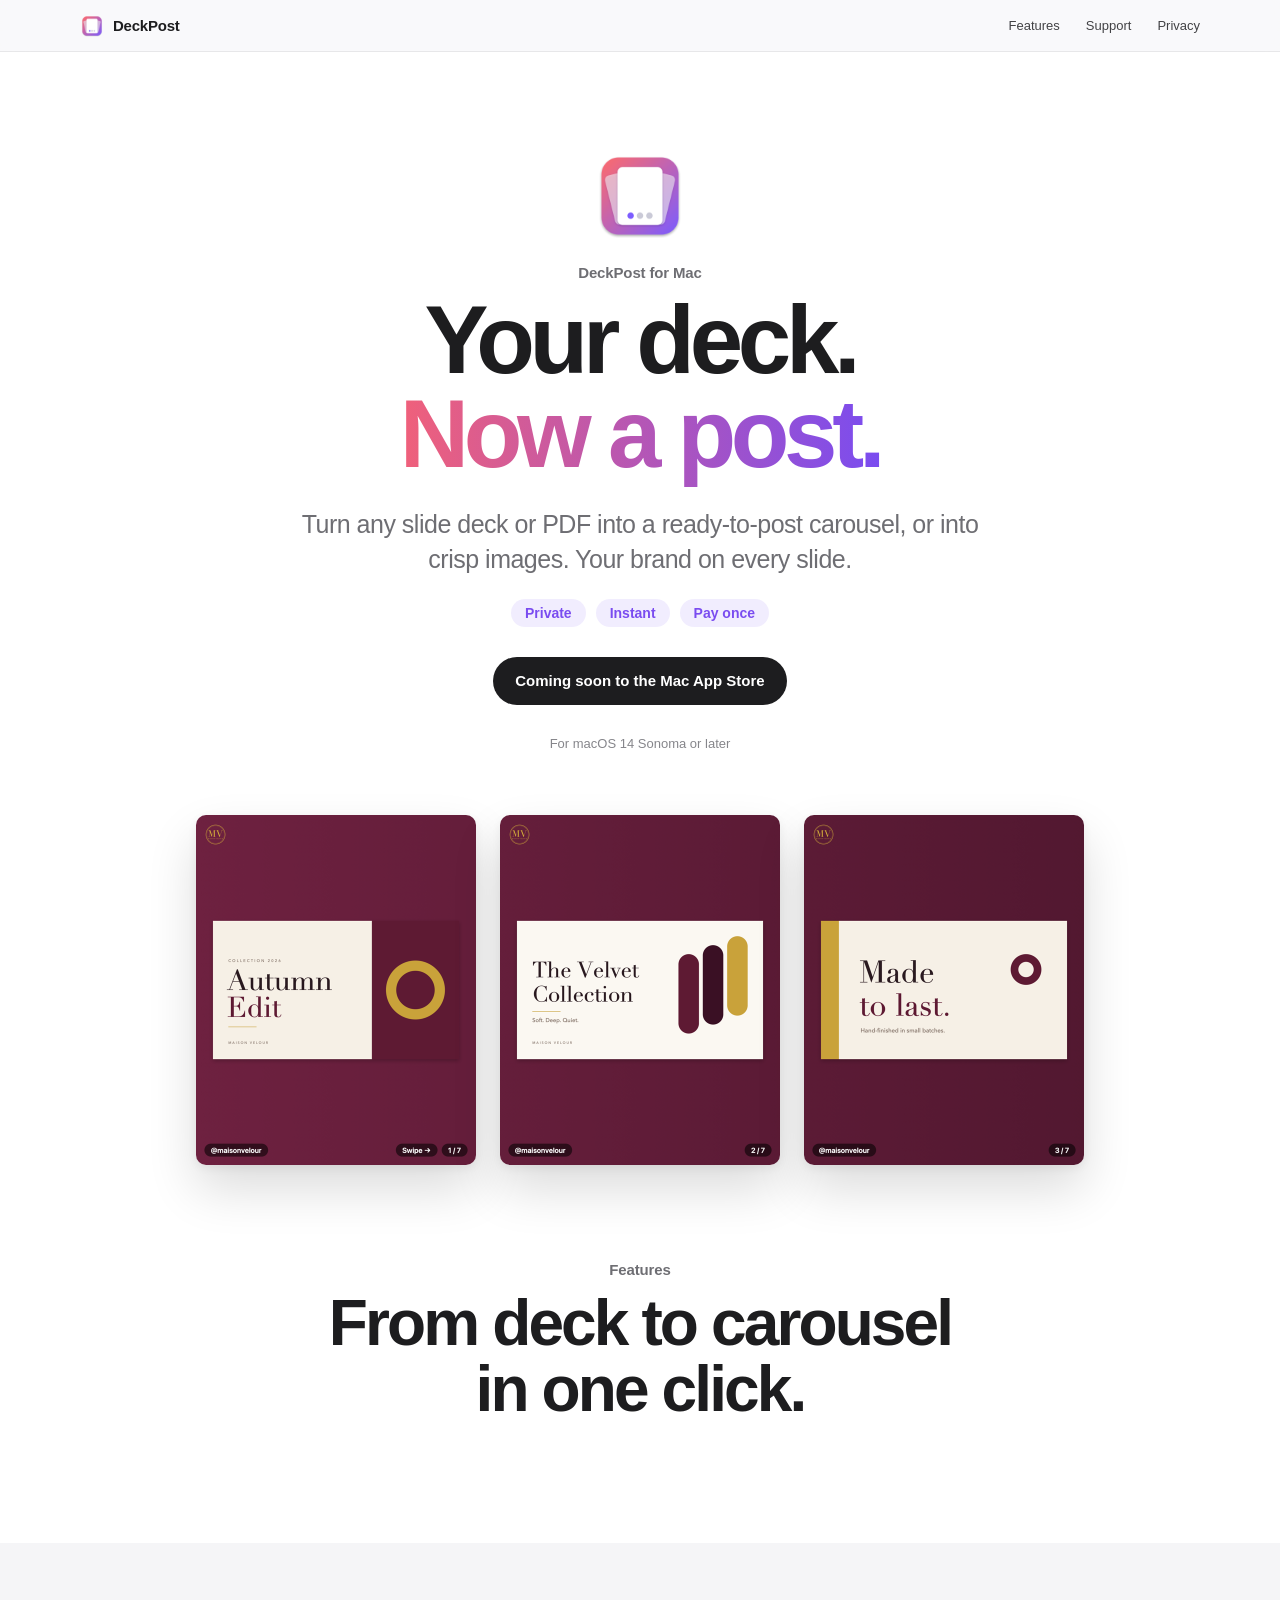
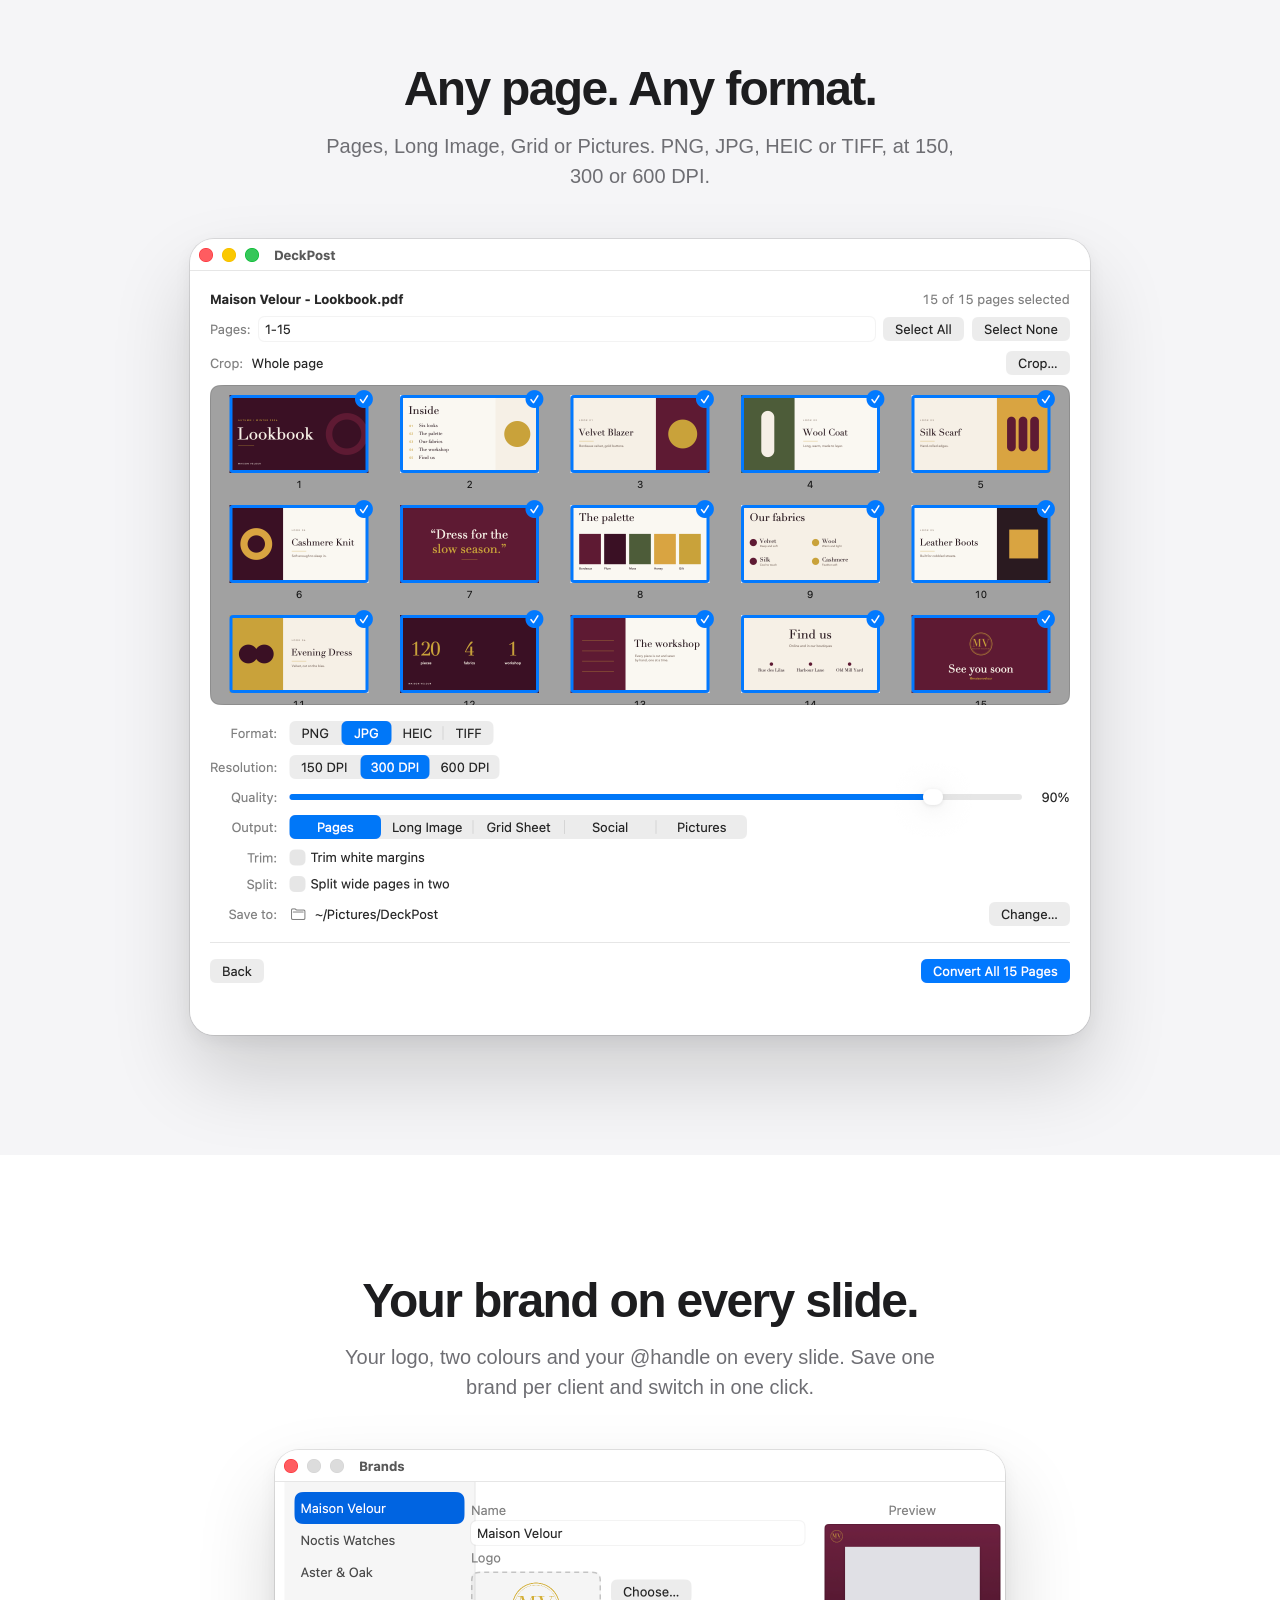
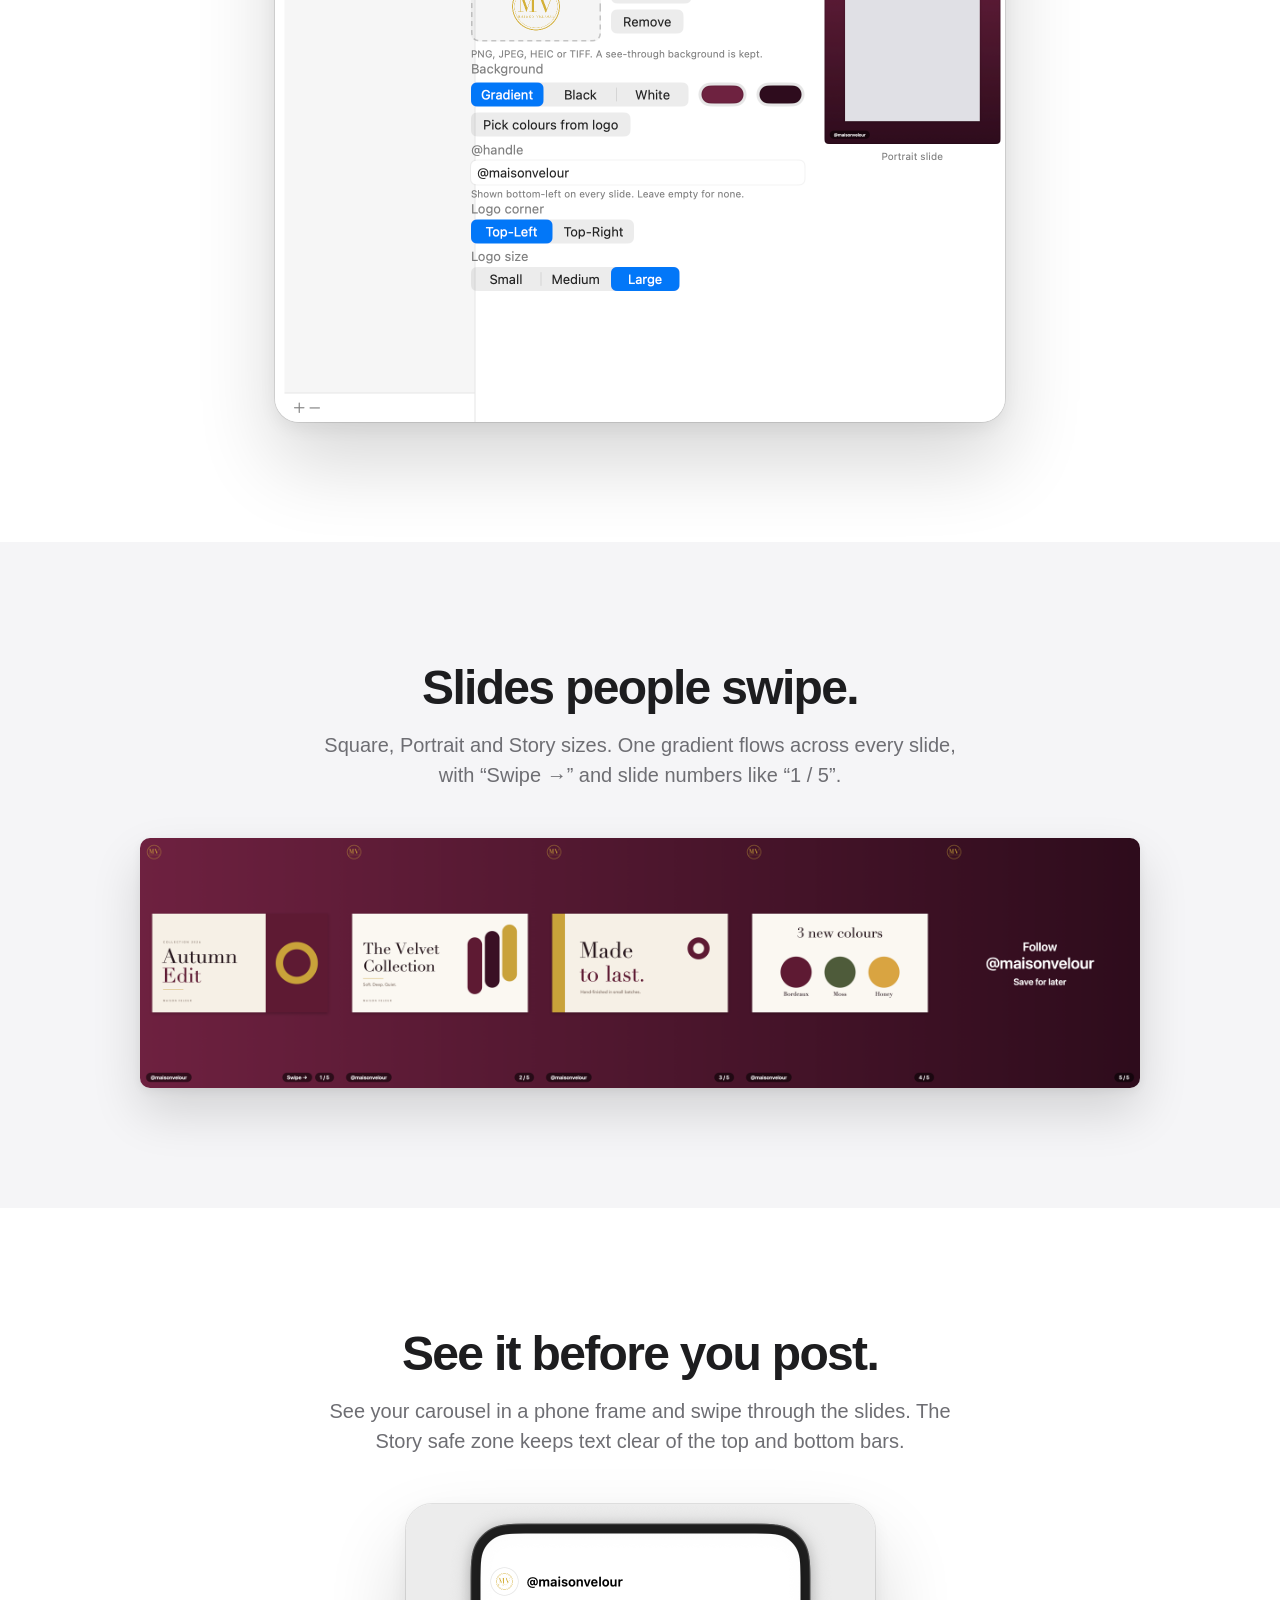
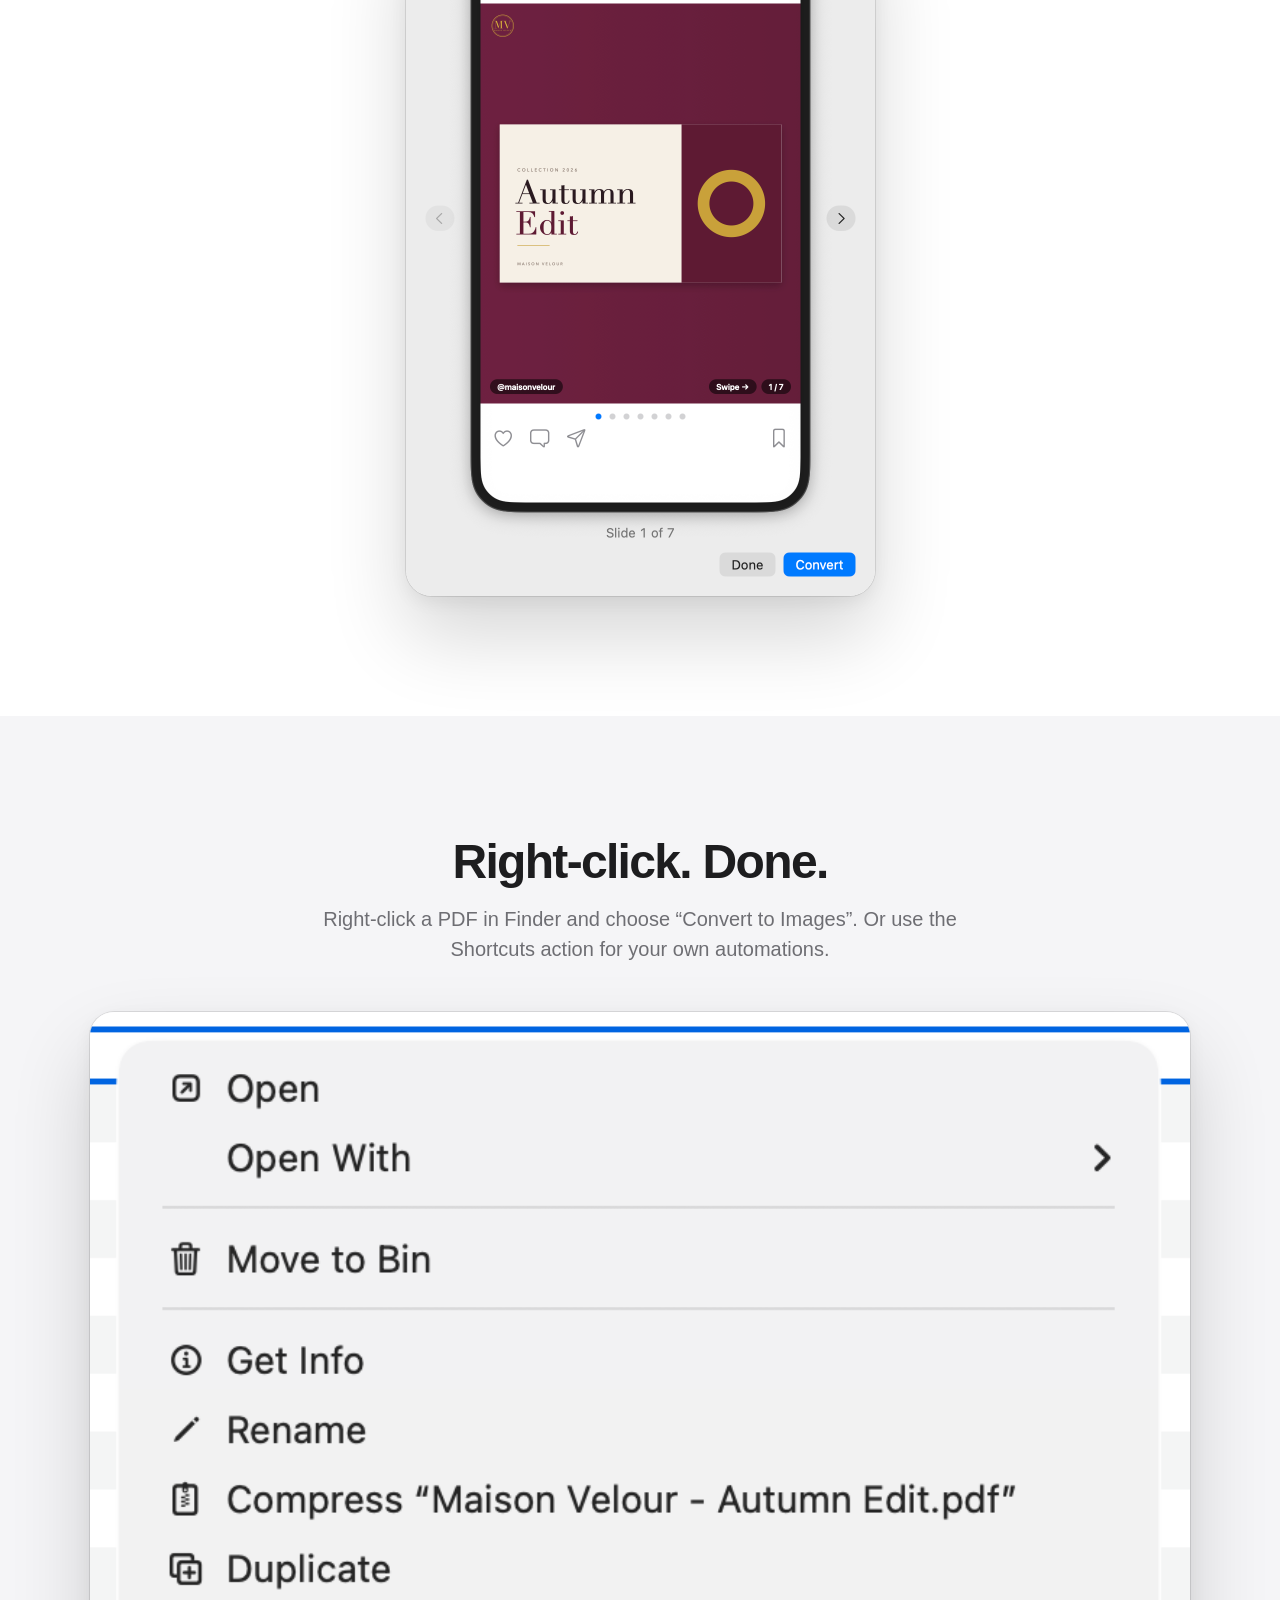
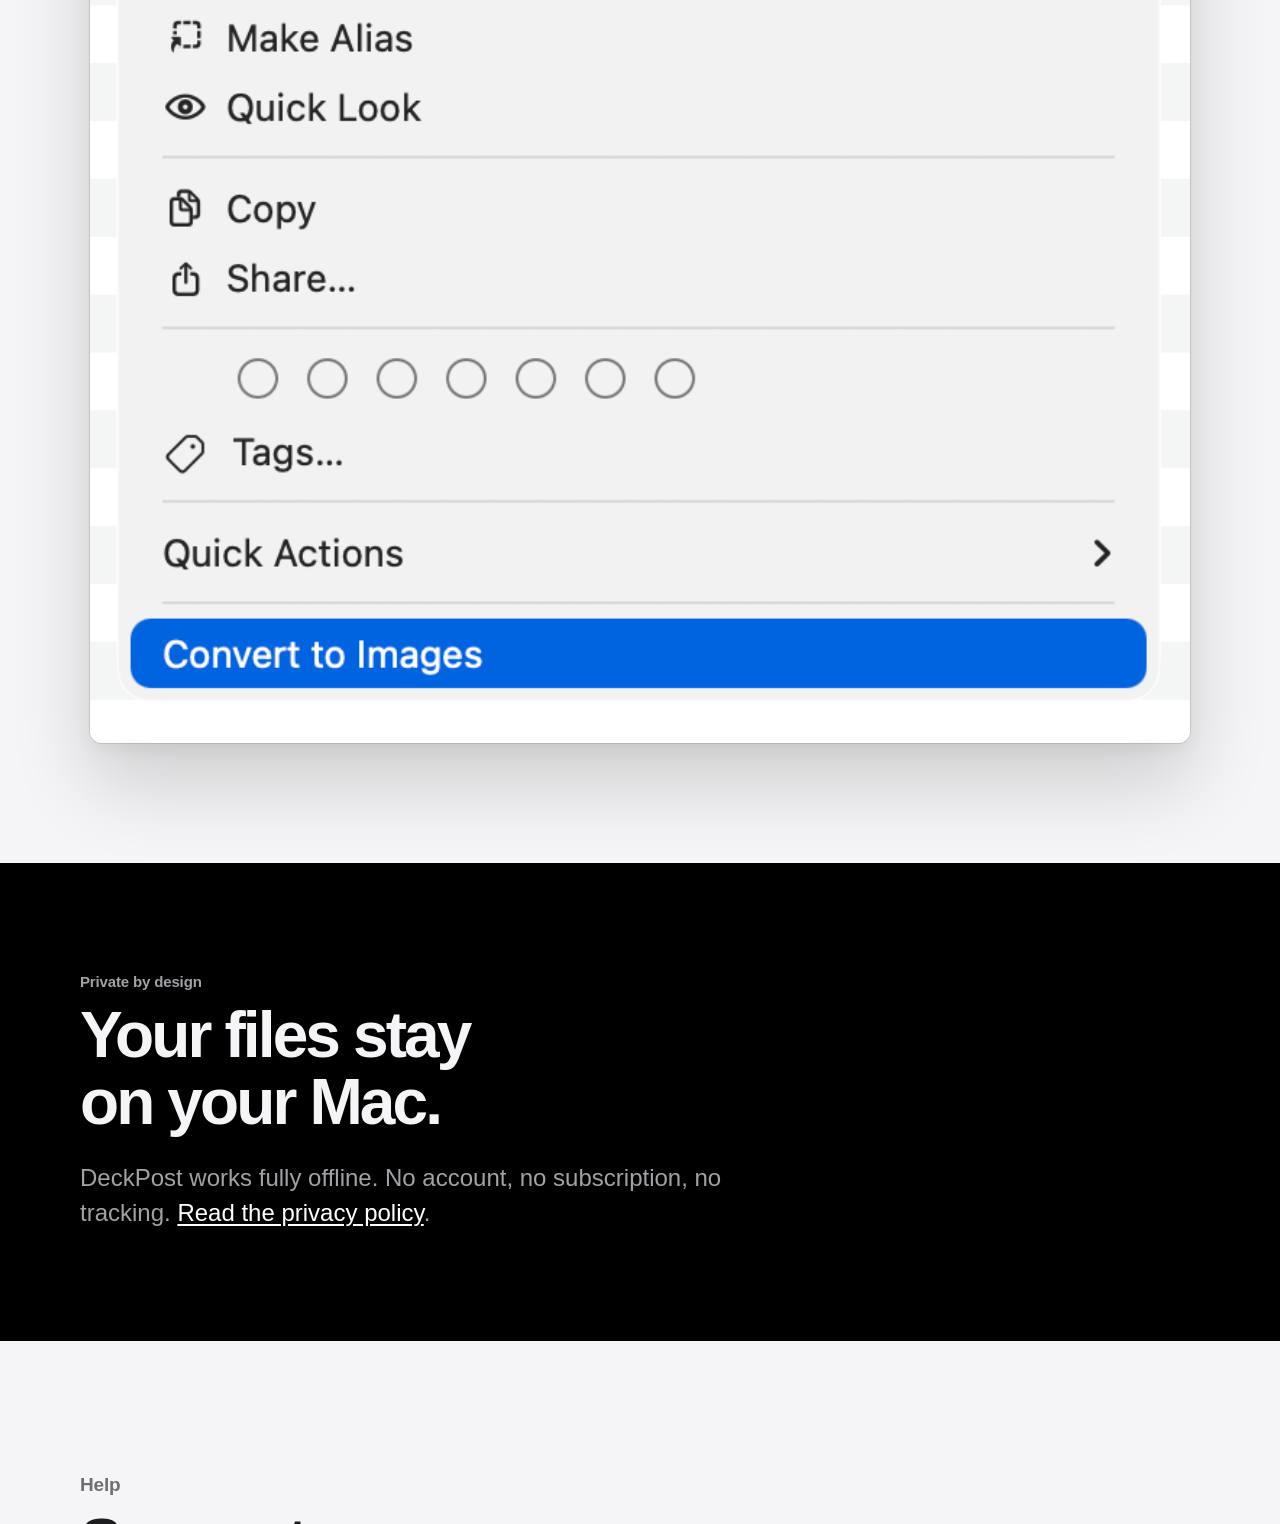
<file: index.html>
<!doctype html>
<html lang="en" class="no-js">
<head>
  <meta charset="utf-8" />
  <meta name="viewport" content="width=device-width, initial-scale=1" />
  <title>DeckPost — Your deck. Now a post.</title>
  <meta name="description" content="DeckPost for Mac turns any slide deck or PDF into a ready-to-post carousel, or into crisp images. Your brand on every slide. Private and offline. Pay once." />
  <link rel="canonical" href="https://deckpost.byarnav.com/" />
  <meta name="theme-color" content="#f5f5f7" />
  <meta property="og:type" content="website" />
  <meta property="og:site_name" content="DeckPost" />
  <meta property="og:title" content="DeckPost — Your deck. Now a post." />
  <meta property="og:description" content="Turn any slide deck or PDF into a ready-to-post carousel, or into crisp images. Private, instant, pay once." />
  <meta property="og:url" content="https://deckpost.byarnav.com/" />
  <meta property="og:image" content="https://deckpost.byarnav.com/assets/shots/og.png" />
  <meta property="og:image:width" content="1200" />
  <meta property="og:image:height" content="630" />
  <meta name="twitter:card" content="summary_large_image" />
  <meta name="twitter:title" content="DeckPost — Your deck. Now a post." />
  <meta name="twitter:description" content="Turn any slide deck or PDF into a ready-to-post carousel, or into crisp images. Private, instant, pay once." />
  <meta name="twitter:image" content="https://deckpost.byarnav.com/assets/shots/og.png" />
  <script type="application/ld+json">
  {
    "@context": "https://schema.org",
    "@type": "SoftwareApplication",
    "name": "DeckPost",
    "operatingSystem": "macOS",
    "applicationCategory": "DesignApplication",
    "description": "Turn any slide deck or PDF into a ready-to-post carousel, or into crisp images. Private and offline.",
    "author": { "@type": "Person", "name": "Arnav", "url": "https://byarnav.com" },
    "url": "https://deckpost.byarnav.com/"
  }
  </script>
  <link rel="icon" href="assets/favicon.png" type="image/png" />
  <link rel="apple-touch-icon" href="assets/apple-touch-icon.png" />
  <link rel="stylesheet" href="styles.css" />
</head>
<body>
  <header class="site-header">
    <div class="nav-shell">
      <a class="brand" href="index.html" aria-label="DeckPost home">
        <img src="assets/favicon.png" alt="" width="24" height="24" />
        <span>DeckPost</span>
      </a>
      <nav class="nav-links" aria-label="Main">
        <a href="#features">Features</a>
        <a href="#support">Support</a>
        <a href="privacy.html">Privacy</a>
      </nav>
    </div>
  </header>

  <main id="top">
    <section class="hero">
     <div class="section-shell">
      <div class="hero-copy">
        <img class="app-icon" src="assets/app-icon.png" alt="DeckPost app icon" width="96" height="96" />
        <p class="product-label">DeckPost for Mac</p>
        <h1>Your deck.<br><span>Now a post.</span></h1>
        <p class="hero-lede">Turn any slide deck or PDF into a ready-to-post carousel, or into crisp images. Your brand on every slide.</p>
        <ul class="hero-points" aria-label="Highlights">
          <li>Private</li>
          <li>Instant</li>
          <li>Pay once</li>
        </ul>
        <!-- At launch, swap this label for a link: <a class="store-badge" href="https://apps.apple.com/app/id6835898469">Get it on the Mac App Store</a> -->
        <p class="store-badge">Coming soon to the Mac App Store</p>
        <p class="compatibility">For macOS 14 Sonoma or later</p>
      </div>
      <div class="hero-slides">
        <img src="assets/shots/hero-slide-1.png" alt="Carousel slide 1: Autumn Edit, with logo, handle and Swipe hint" width="280" height="350" />
        <img src="assets/shots/hero-slide-2.png" alt="Carousel slide 2: The Velvet Collection" width="280" height="350" />
        <img src="assets/shots/hero-slide-3.png" alt="Carousel slide 3: Made to last" width="280" height="350" />
      </div>
     </div>
    </section>

    <section class="features-intro" id="features">
      <div class="section-shell section-heading reveal">
        <p class="section-eyebrow">Features</p>
        <h2>From deck to carousel<br>in one click.</h2>
      </div>
    </section>

    <section class="feature-row">
      <div class="section-shell">
        <div class="feature-copy reveal">
          <h2>Any page. Any format.</h2>
          <p>Pages, Long Image, Grid or Pictures. PNG, JPG, HEIC or TIFF, at 150, 300 or 600 DPI.</p>
        </div>
        <div class="feature-media reveal">
          <img class="shot window" src="assets/shots/window-pages.png" alt="DeckPost window with fifteen pages selected and output set to Pages" width="900" height="796" loading="lazy" />
        </div>
      </div>
    </section>

    <section class="feature-row">
      <div class="section-shell">
        <div class="feature-copy reveal">
          <h2>Your brand on every slide.</h2>
          <p>Your logo, two colours and your @handle on every slide. Save one brand per client and switch in one click.</p>
        </div>
        <div class="feature-media reveal">
          <img class="shot window" src="assets/shots/brands-window.png" alt="Brands window with logo, colours and handle" width="730" height="572" loading="lazy" />
        </div>
      </div>
    </section>

    <section class="feature-row">
      <div class="section-shell">
        <div class="feature-copy reveal">
          <h2>Slides people swipe.</h2>
          <p>Square, Portrait and Story sizes. One gradient flows across every slide, with “Swipe →” and slide numbers like “1 / 5”.</p>
        </div>
        <div class="feature-media reveal">
          <div class="strip-scroll" role="region" tabindex="0" aria-label="Carousel strip, scroll sideways">
            <div class="strip-track">
              <span class="snap"></span><span class="snap"></span><span class="snap"></span><span class="snap"></span><span class="snap"></span>
              <img class="strip" src="assets/shots/swipe-strip.png" alt="Five carousel slides side by side, one gradient flowing across all of them" width="1120" height="280" loading="lazy" />
            </div>
          </div>
        </div>
      </div>
    </section>

    <section class="feature-row">
      <div class="section-shell">
        <div class="feature-copy reveal">
          <h2>See it before you post.</h2>
          <p>See your carousel in a phone frame and swipe through the slides. The Story safe zone keeps text clear of the top and bottom bars.</p>
        </div>
        <div class="feature-media reveal">
          <img class="shot sheet" src="assets/shots/preview-sheet.png" alt="Carousel preview in a phone frame, slide 1 of 7" width="469" height="692" loading="lazy" />
        </div>
      </div>
    </section>

    <section class="feature-row">
      <div class="section-shell">
        <div class="feature-copy reveal">
          <h2>Right-click. Done.</h2>
          <p>Right-click a PDF in Finder and choose “Convert to Images”. Or use the Shortcuts action for your own automations.</p>
        </div>
        <div class="feature-media reveal">
          <picture>
            <source media="(max-width: 680px)" srcset="assets/shots/finder-menu-phone.png" width="380" height="460" />
            <img class="shot window finder" src="assets/shots/finder-menu.png" alt="Finder right-click menu with Convert to Images" width="1100" height="525" loading="lazy" />
          </picture>
        </div>
      </div>
    </section>

    <section class="private-band">
      <div class="section-shell private-inner reveal">
        <p class="section-eyebrow light">Private by design</p>
        <h2>Your files stay<br>on your Mac.</h2>
        <p>DeckPost works fully offline. No account, no subscription, no tracking. <a href="privacy.html">Read the privacy policy</a>.</p>
      </div>
    </section>

    <section class="support section-shell" id="support">
      <div class="support-heading">
        <p class="section-eyebrow">Help</p>
        <h2>Support</h2>
        <p>Questions, bugs or ideas? Email <a class="mail-link" href="mailto:support@byarnav.com?subject=DeckPost">support@byarnav.com</a>. Please write “DeckPost” in the subject.</p>
      </div>

      <div class="faq">
        <article class="faq-item">
          <h3>Does it work offline?</h3>
          <p>Yes, fully. DeckPost never connects to the internet. Everything happens on your Mac.</p>
        </article>
        <article class="faq-item">
          <h3>Do I need an account or subscription?</h3>
          <p>No. There is no account and no subscription. You pay once.</p>
        </article>
        <article class="faq-item">
          <h3>Which formats can it make?</h3>
          <p>PNG, JPG, HEIC and TIFF, at 150, 300 or 600 DPI.</p>
        </article>
        <article class="faq-item">
          <h3>How do I use it from Finder?</h3>
          <p>Right-click a PDF in Finder and choose “Convert to Images”. It uses the settings you picked in the app.</p>
        </article>
        <article class="faq-item">
          <h3>Where are my brand logos stored?</h3>
          <p>Only on your Mac. DeckPost keeps its own copy of each logo, and it never leaves your computer.</p>
        </article>
        <article class="faq-item">
          <h3>Which macOS do I need?</h3>
          <p>macOS 14 Sonoma or later.</p>
        </article>
      </div>
    </section>
  </main>

  <footer class="site-footer">
    <div class="section-shell footer-content">
      <p>DeckPost · by <a href="https://byarnav.com">Arnav</a></p>
      <div class="footer-links">
        <a href="#support">Support</a>
        <a href="privacy.html">Privacy</a>
        <a href="mailto:support@byarnav.com?subject=DeckPost">support@byarnav.com</a>
      </div>
    </div>
  </footer>

  <script src="script.js"></script>
</body>
</html>
</file>
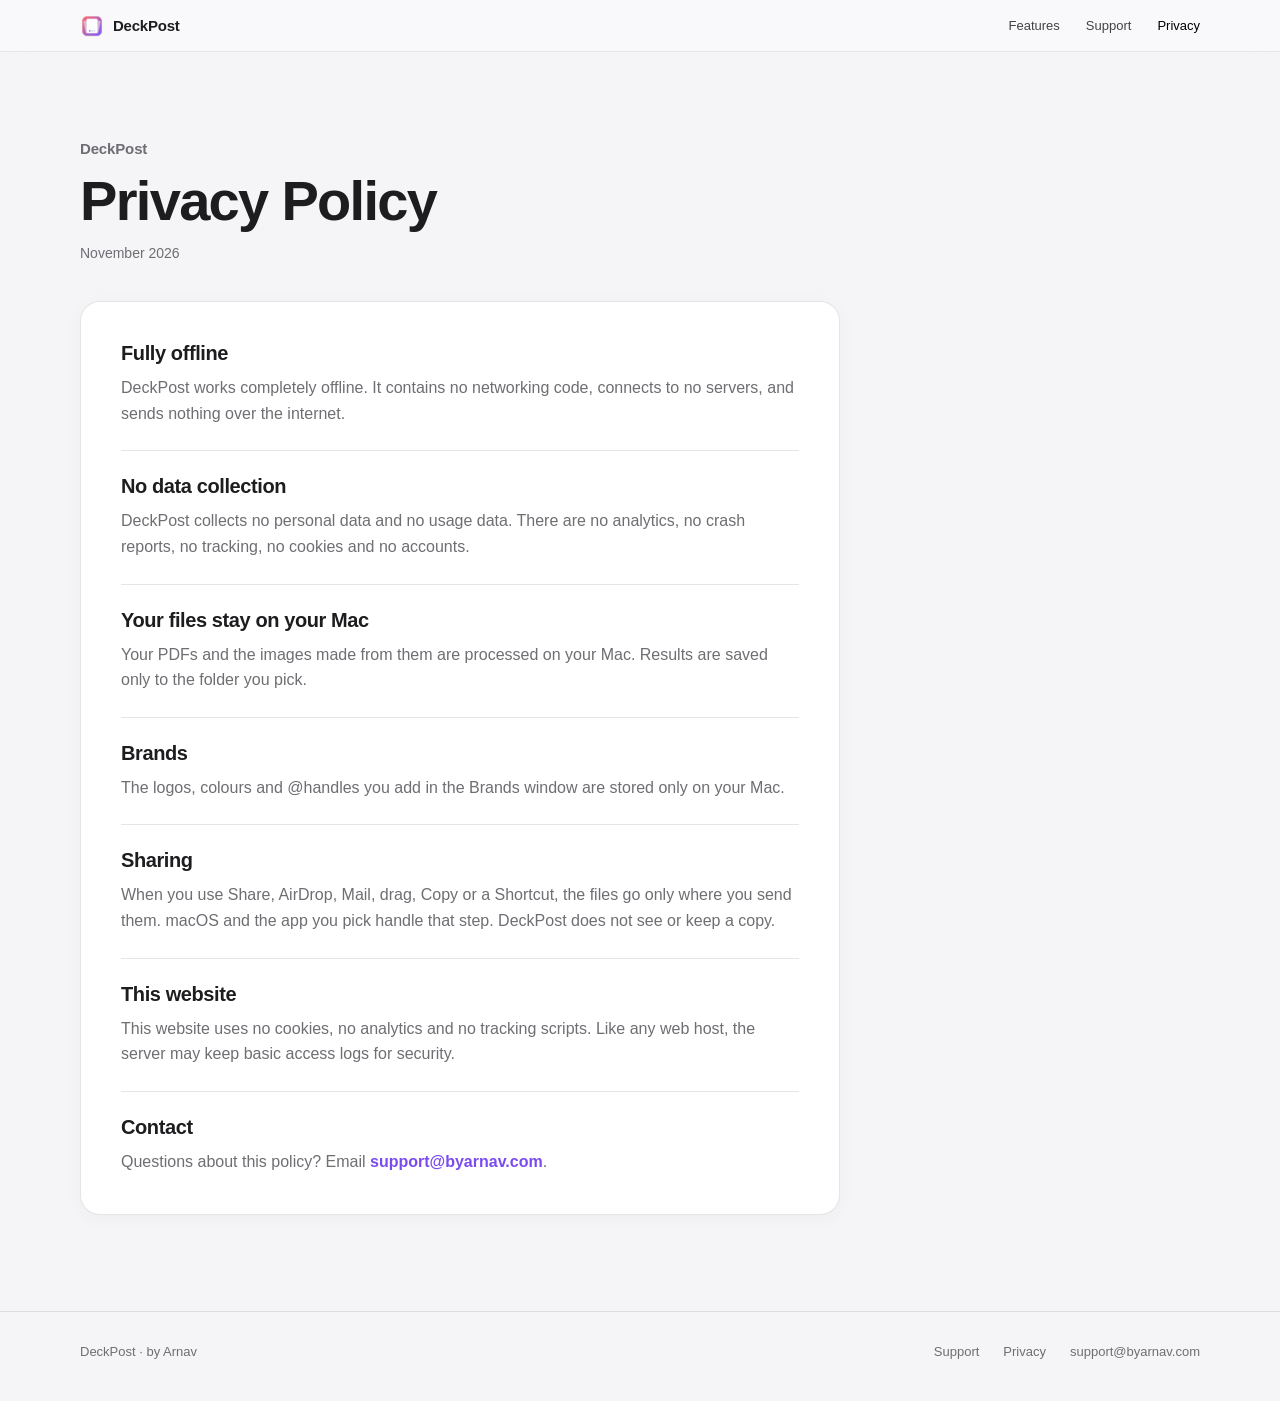
<file: privacy.html>
<!doctype html>
<html lang="en">
<head>
  <meta charset="utf-8" />
  <meta name="viewport" content="width=device-width, initial-scale=1" />
  <title>Privacy Policy — DeckPost</title>
  <meta name="description" content="Privacy Policy for DeckPost for Mac. The app works fully offline and collects no data." />
  <link rel="canonical" href="https://deckpost.byarnav.com/privacy.html" />
  <meta name="theme-color" content="#f5f5f7" />
  <meta property="og:type" content="website" />
  <meta property="og:site_name" content="DeckPost" />
  <meta property="og:title" content="Privacy Policy — DeckPost" />
  <meta property="og:description" content="DeckPost works fully offline and collects no data." />
  <meta property="og:url" content="https://deckpost.byarnav.com/privacy.html" />
  <link rel="icon" href="assets/favicon.png" type="image/png" />
  <link rel="apple-touch-icon" href="assets/apple-touch-icon.png" />
  <link rel="stylesheet" href="styles.css" />
</head>
<body>
  <header class="site-header">
    <div class="nav-shell">
      <a class="brand" href="index.html" aria-label="DeckPost home">
        <img src="assets/favicon.png" alt="" width="24" height="24" />
        <span>DeckPost</span>
      </a>
      <nav class="nav-links" aria-label="Main">
        <a href="index.html#features">Features</a>
        <a href="index.html#support">Support</a>
        <a href="privacy.html" aria-current="page">Privacy</a>
      </nav>
    </div>
  </header>

  <main>
    <section class="page-hero section-shell">
      <div class="page-header">
        <p class="product-label">DeckPost</p>
        <h1>Privacy Policy</h1>
        <p class="page-date">November 2026</p>
      </div>

      <div class="page-card">
        <div class="page-block">
          <h2>Fully offline</h2>
          <p>DeckPost works completely offline. It contains no networking code, connects to no servers, and sends nothing over the internet.</p>
        </div>

        <div class="page-block">
          <h2>No data collection</h2>
          <p>DeckPost collects no personal data and no usage data. There are no analytics, no crash reports, no tracking, no cookies and no accounts.</p>
        </div>

        <div class="page-block">
          <h2>Your files stay on your Mac</h2>
          <p>Your PDFs and the images made from them are processed on your Mac. Results are saved only to the folder you pick.</p>
        </div>

        <div class="page-block">
          <h2>Brands</h2>
          <p>The logos, colours and @handles you add in the Brands window are stored only on your Mac.</p>
        </div>

        <div class="page-block">
          <h2>Sharing</h2>
          <p>When you use Share, AirDrop, Mail, drag, Copy or a Shortcut, the files go only where you send them. macOS and the app you pick handle that step. DeckPost does not see or keep a copy.</p>
        </div>

        <div class="page-block">
          <h2>This website</h2>
          <p>This website uses no cookies, no analytics and no tracking scripts. Like any web host, the server may keep basic access logs for security.</p>
        </div>

        <div class="page-block">
          <h2>Contact</h2>
          <p>Questions about this policy? Email <a class="mail-link" href="mailto:support@byarnav.com?subject=DeckPost">support@byarnav.com</a>.</p>
        </div>
      </div>
    </section>
  </main>

  <footer class="site-footer">
    <div class="section-shell footer-content">
      <p>DeckPost · by <a href="https://byarnav.com">Arnav</a></p>
      <div class="footer-links">
        <a href="index.html#support">Support</a>
        <a href="privacy.html">Privacy</a>
        <a href="mailto:support@byarnav.com?subject=DeckPost">support@byarnav.com</a>
      </div>
    </div>
  </footer>
</body>
</html>
</file>
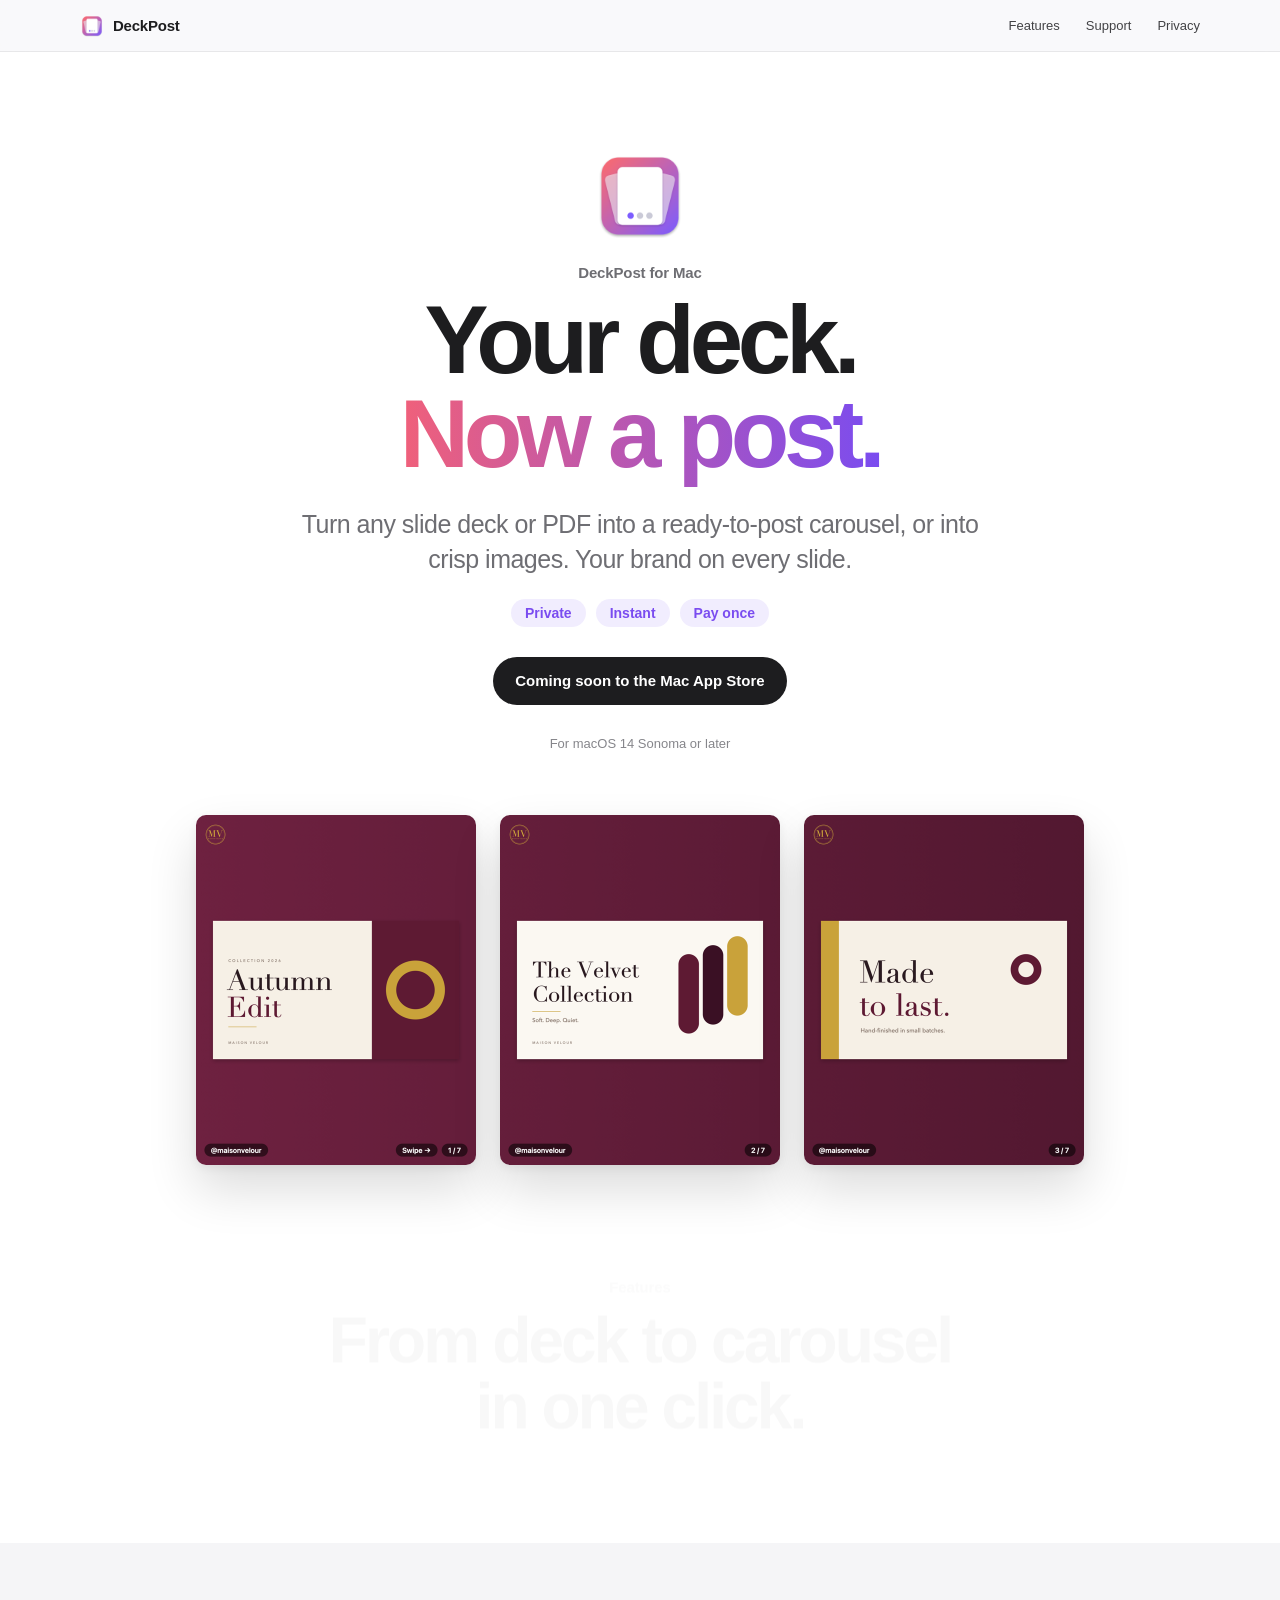
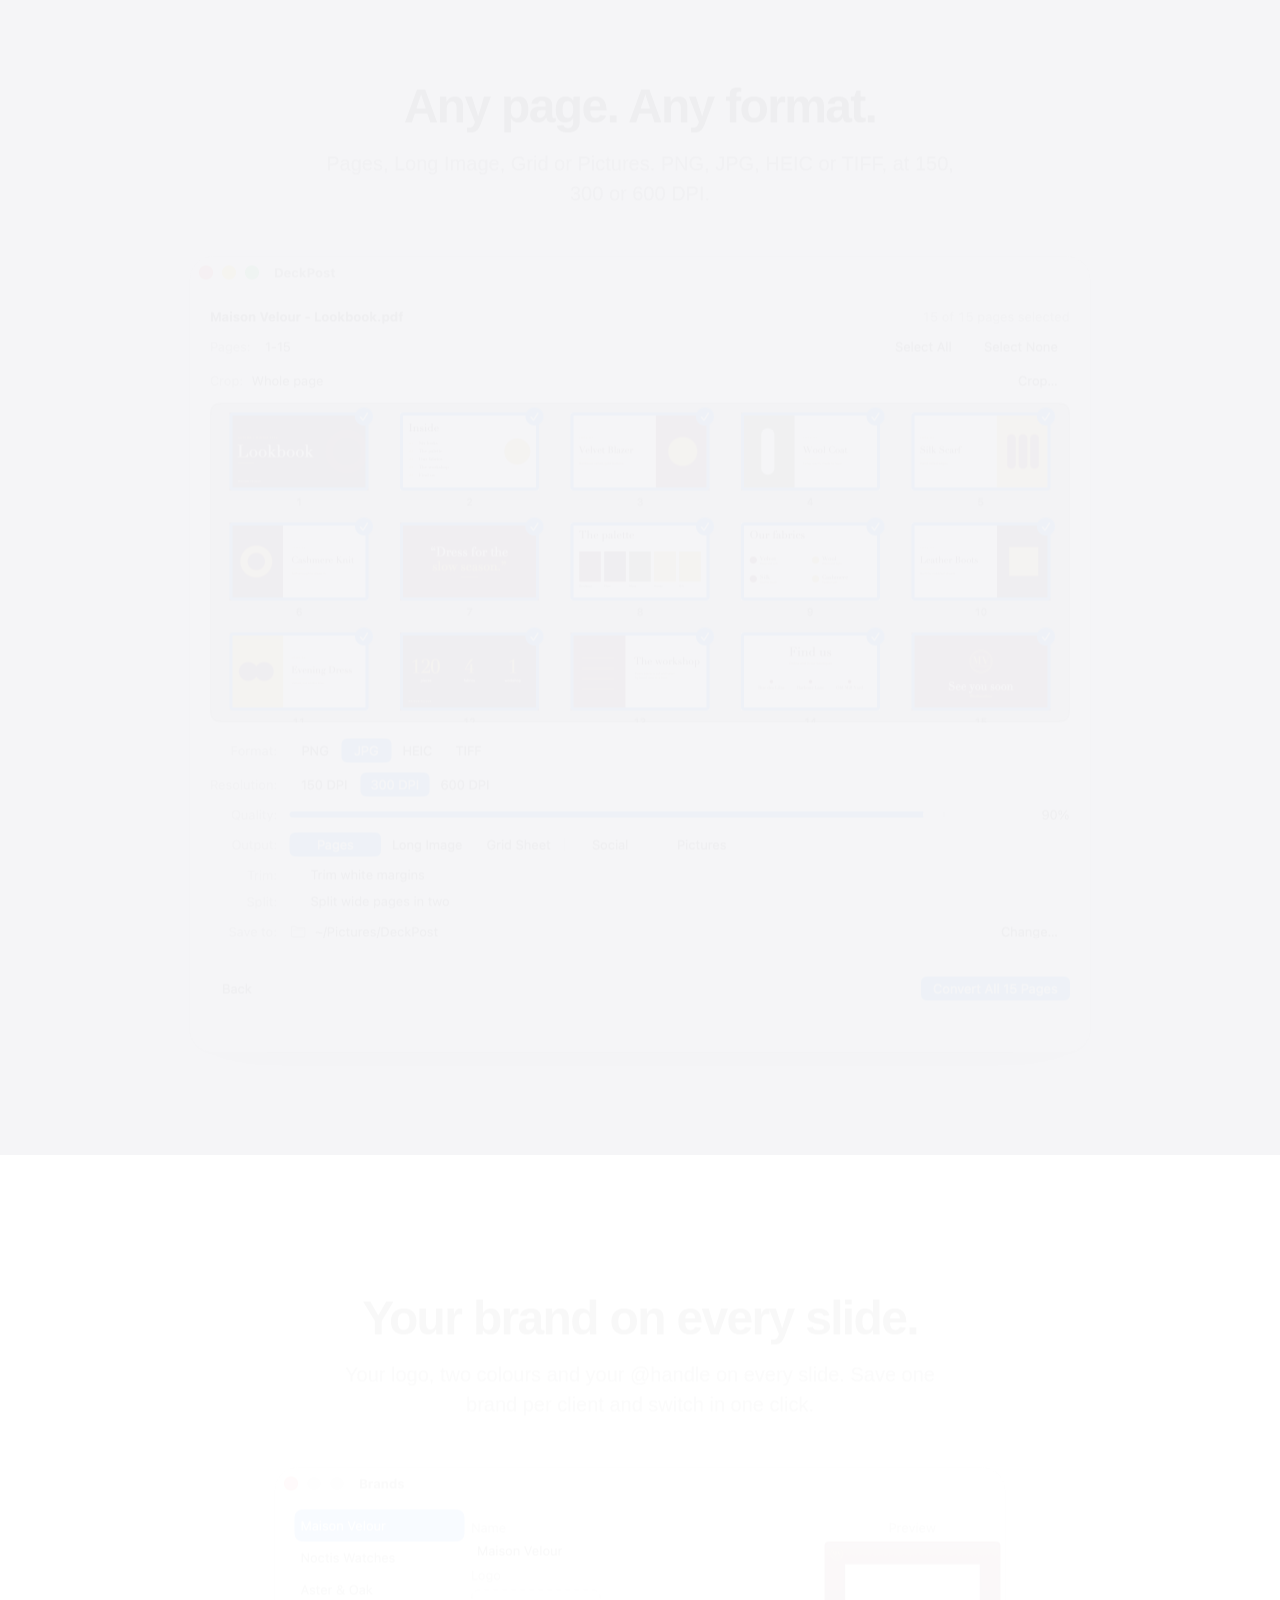
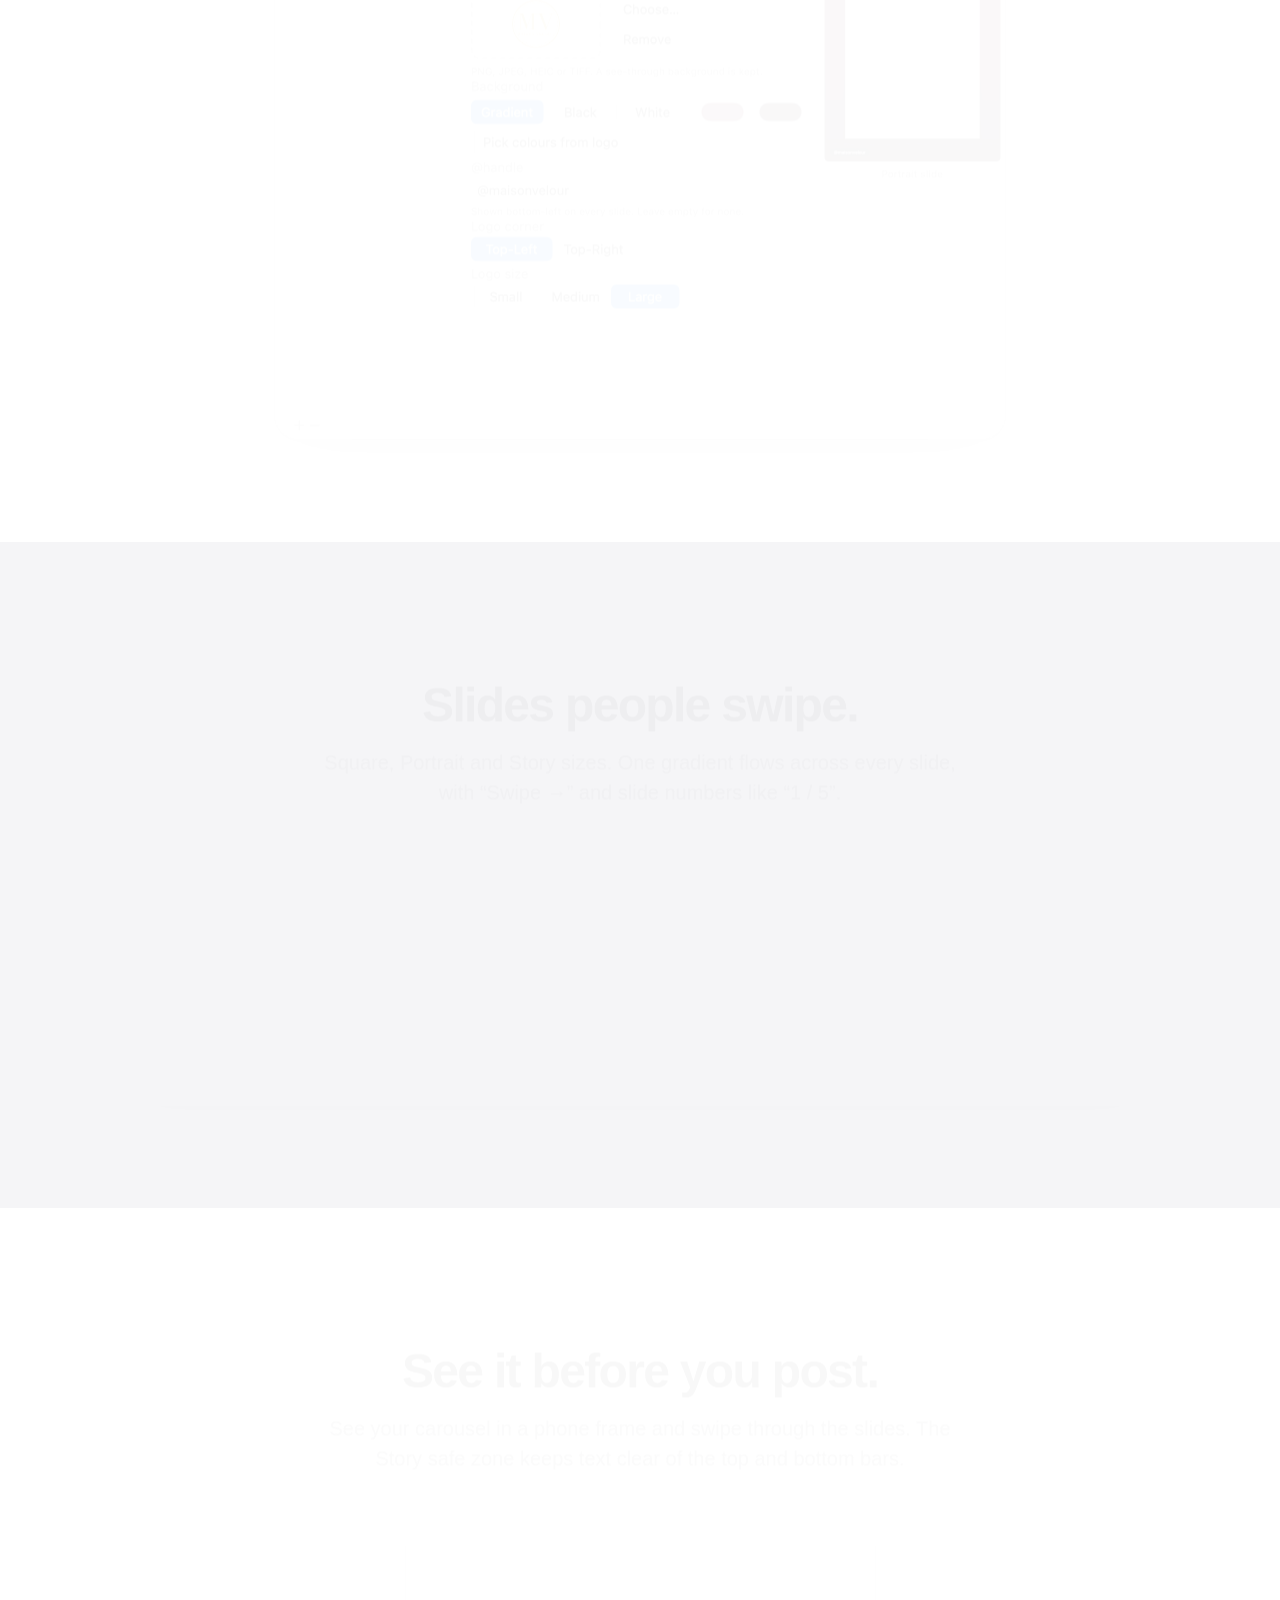
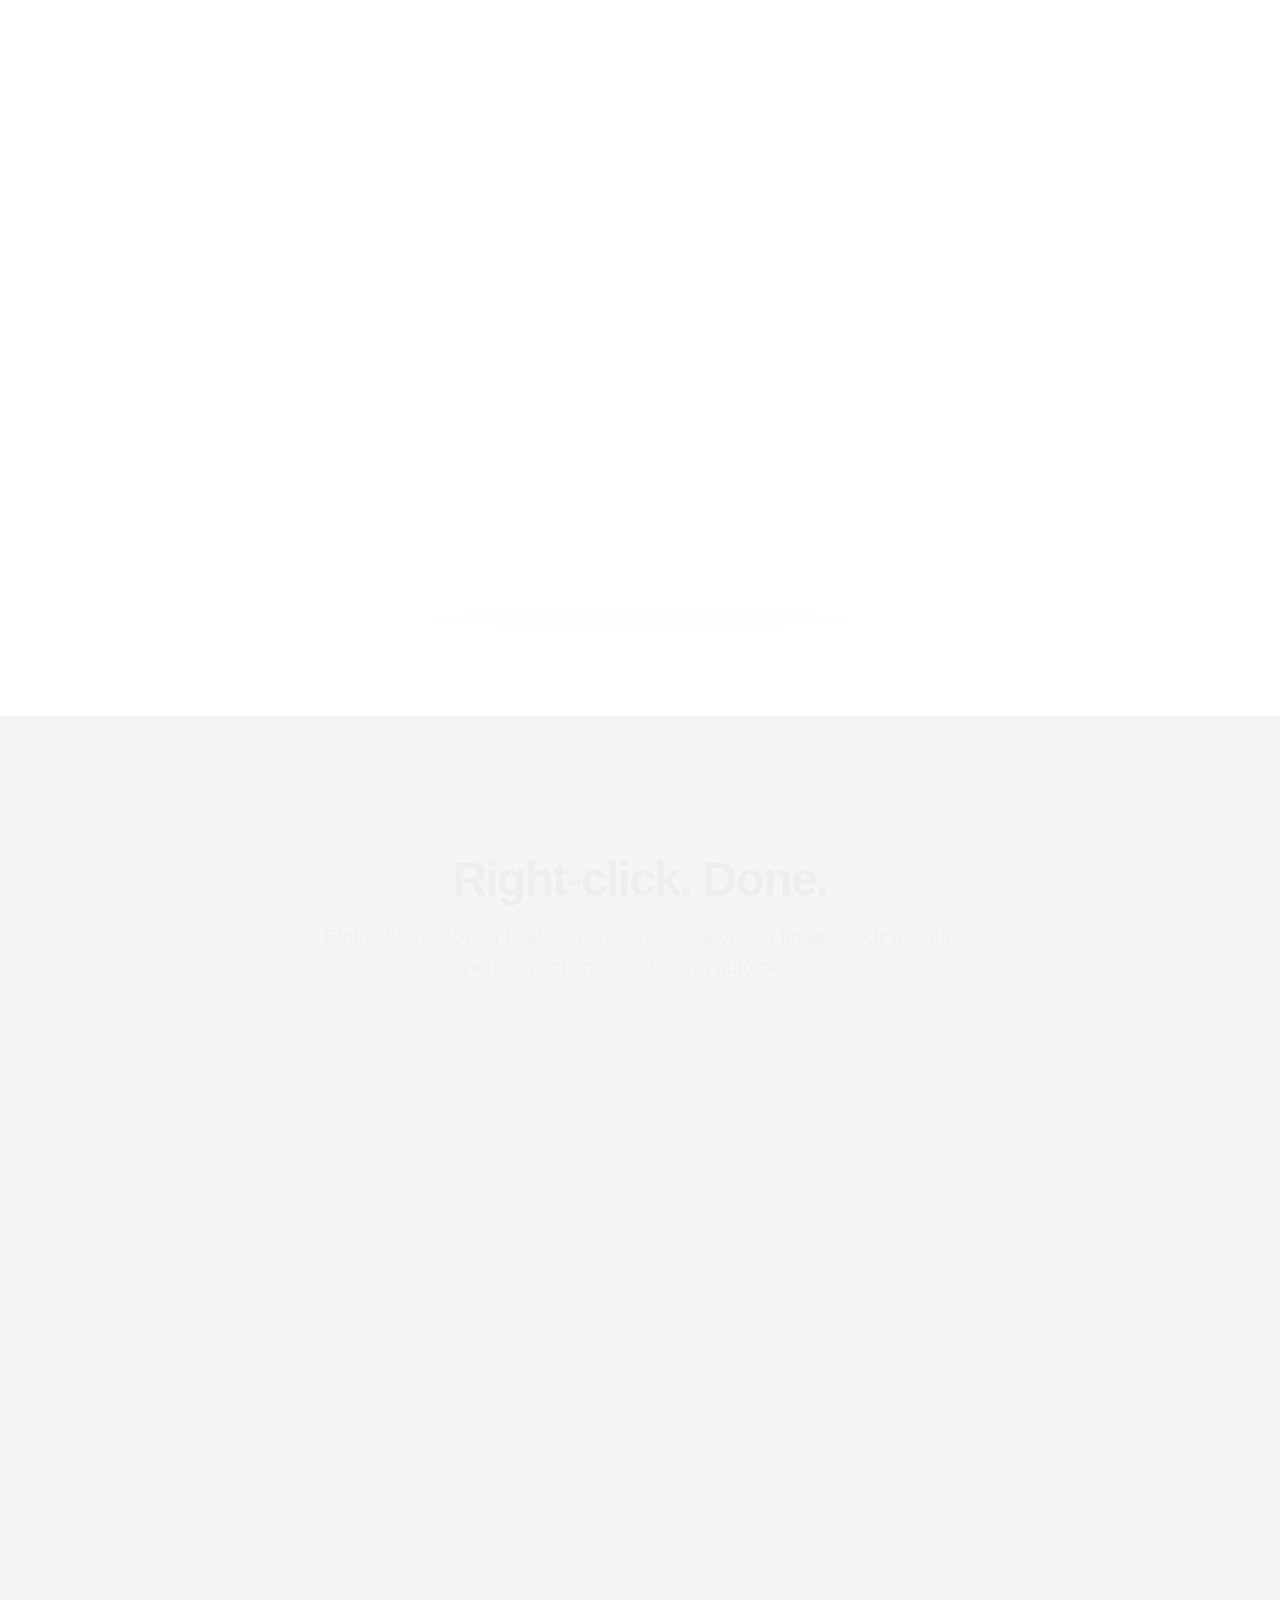
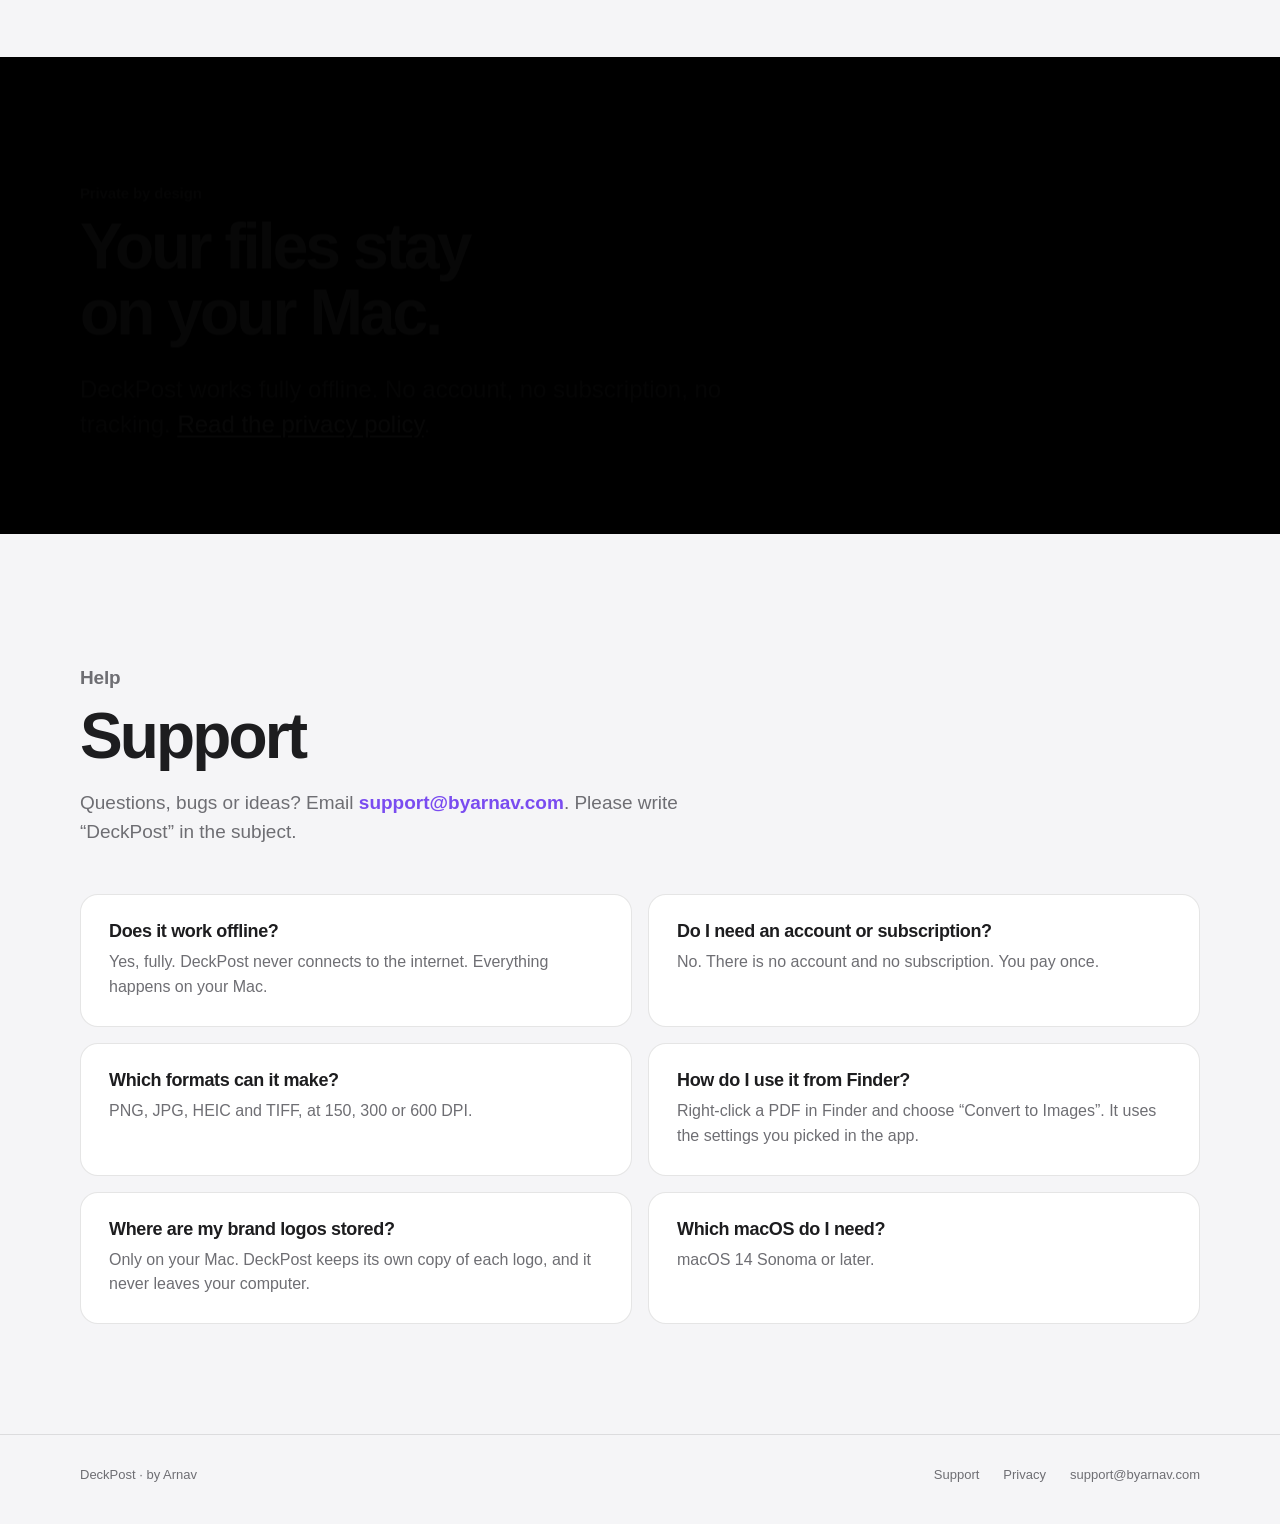
<file: support.html>
<!doctype html>
<html lang="en">
<head>
  <meta charset="utf-8" />
  <meta name="viewport" content="width=device-width, initial-scale=1" />
  <title>Support — DeckPost</title>
  <meta http-equiv="refresh" content="0; url=index.html#support" />
  <link rel="canonical" href="https://deckpost.byarnav.com/#support" />
  <meta name="robots" content="noindex" />
  <link rel="icon" href="assets/favicon.png" type="image/png" />
  <link rel="stylesheet" href="styles.css" />
</head>
<body>
  <main class="page-hero section-shell">
    <div class="page-header">
      <h1>Support</h1>
      <p class="page-lede">Taking you to <a class="mail-link" href="index.html#support">DeckPost Support</a>…</p>
    </div>
  </main>
</body>
</html>
</file>
<file: styles.css>
:root {
  --bg: #f5f5f7;
  --surface: #ffffff;
  --text: #1d1d1f;
  --muted: #6e6e73;
  --hairline: rgba(0, 0, 0, 0.10);
  --accent: #7a4cf0;
  --accent-soft: rgba(122, 76, 240, .10);
  --pink: #f0607a;
  --max: 1120px;
  --ease: cubic-bezier(.22, 1, .36, 1);
}

* { box-sizing: border-box; }
html { scroll-behavior: smooth; scroll-padding-top: 0; }
body {
  margin: 0;
  color: var(--text);
  background: var(--bg);
  font-family: -apple-system, BlinkMacSystemFont, "SF Pro Display", "SF Pro Text", "Helvetica Neue", Arial, sans-serif;
  -webkit-font-smoothing: antialiased;
  text-rendering: optimizeLegibility;
  overflow-x: hidden;
}

a { color: inherit; text-decoration: none; }
img { display: block; max-width: 100%; height: auto; }
::selection { background: rgba(122, 76, 240, .18); }

.section-shell {
  width: min(calc(100% - 48px), var(--max));
  margin-inline: auto;
}

/* Header */
.site-header {
  position: sticky;
  top: 0;
  z-index: 100;
  height: 52px;
  border-bottom: 1px solid rgba(0, 0, 0, .07);
  background: rgba(250, 250, 252, .8);
  -webkit-backdrop-filter: saturate(180%) blur(20px);
  backdrop-filter: saturate(180%) blur(20px);
}
.nav-shell {
  width: min(calc(100% - 48px), var(--max));
  height: 100%;
  margin-inline: auto;
  display: flex;
  align-items: center;
  justify-content: space-between;
  gap: 16px;
}
.brand {
  display: inline-flex;
  align-items: center;
  gap: 9px;
  font-size: 15px;
  font-weight: 650;
  letter-spacing: -.015em;
}
.brand img { border-radius: 6px; }
.nav-links {
  display: flex;
  align-items: center;
  gap: 26px;
  font-size: 13px;
  color: #424245;
}
.nav-links a { transition: color .2s ease; }
.nav-links a:hover,
.nav-links a[aria-current="page"] { color: #000; }

/* Hero */
.hero {
  text-align: center;
  padding: 96px 0 40px;
  background: var(--surface);
}
.hero-copy { max-width: 880px; margin: 0 auto; }
.app-icon {
  width: 96px;
  height: 96px;
  margin: 0 auto 20px;
}
.product-label,
.section-eyebrow {
  margin: 0;
  font-size: 15px;
  line-height: 1.25;
  font-weight: 650;
  letter-spacing: -.01em;
  color: var(--muted);
}
.hero h1 {
  margin: 10px 0 0;
  font-size: clamp(48px, 8vw, 96px);
  line-height: .98;
  letter-spacing: -.055em;
  font-weight: 700;
}
.hero h1 span {
  background: linear-gradient(90deg, var(--pink), var(--accent));
  -webkit-background-clip: text;
  background-clip: text;
  color: transparent;
}
.hero-lede {
  max-width: 680px;
  margin: 26px auto 0;
  font-size: clamp(19px, 2.2vw, 25px);
  line-height: 1.4;
  letter-spacing: -.02em;
  color: var(--muted);
}
.hero-points {
  margin: 22px 0 0;
  padding: 0;
  list-style: none;
  display: flex;
  justify-content: center;
  flex-wrap: wrap;
  gap: 10px;
}
.hero-points li {
  padding: 6px 14px;
  border-radius: 999px;
  background: var(--accent-soft);
  color: var(--accent);
  font-size: 14px;
  font-weight: 600;
}
.store-badge {
  display: inline-flex;
  align-items: center;
  gap: 10px;
  margin-top: 30px;
  min-height: 48px;
  padding: 0 22px;
  border-radius: 999px;
  background: #1d1d1f;
  color: #fff;
  font-size: 15px;
  font-weight: 560;
}
.compatibility {
  margin: 16px 0 0;
  color: #86868b;
  font-size: 13px;
}
.hero-slides {
  margin: 64px auto 0;
  display: flex;
  justify-content: center;
  gap: 24px;
}
.hero-slides img {
  flex: 0 1 280px;
  min-width: 0;
  border-radius: 10px;
  box-shadow: 0 24px 50px rgba(0, 0, 0, .14), 0 3px 10px rgba(0, 0, 0, .06);
}

/* Features: one feature per row, Apple product page style */
.features-intro { padding: 56px 0 120px; text-align: center; background: var(--surface); }
.features-intro .section-heading { max-width: 820px; }
.section-heading h2,
.support-heading h2 {
  margin: 10px 0 0;
  font-size: clamp(38px, 5.5vw, 64px);
  line-height: 1.04;
  letter-spacing: -.045em;
  font-weight: 700;
}
.feature-row { padding: 120px 0; background: var(--bg); }
.feature-row:nth-of-type(even) { background: var(--surface); }
.feature-copy { text-align: center; max-width: 720px; margin: 0 auto; }
.feature-copy h2 {
  margin: 0;
  font-size: 48px;
  line-height: 1.08;
  letter-spacing: -.035em;
  font-weight: 700;
}
.feature-copy p {
  max-width: 640px;
  margin: 16px auto 0;
  color: var(--muted);
  font-size: 20px;
  line-height: 1.5;
}
.feature-media { margin-top: 48px; display: flex; justify-content: center; }
.feature-media img { max-width: 100%; height: auto; }

/* App windows: real window corners (24 px on macOS 26), hairline edge, big soft shadow */
.shot.window,
.shot.sheet {
  border-radius: 24px;
  box-shadow: 0 0 0 1px rgba(0, 0, 0, .10), 0 40px 80px rgba(0, 0, 0, .16), 0 6px 18px rgba(0, 0, 0, .06);
}
.shot.sheet { border-radius: 26px; }
.shot.finder { border-radius: 24px 24px 12px 12px; }

/* Swipe strip: whole strip on desktop, sideways-scroll box on phone */
.strip-scroll { max-width: 1000px; width: 100%; }
.strip-track { position: relative; }
.snap { display: none; }
.strip {
  width: 100%;
  border-radius: 10px;
  box-shadow: 0 24px 50px rgba(0, 0, 0, .14), 0 3px 10px rgba(0, 0, 0, .06);
}

/* Private band */
.private-band {
  background: #000;
  color: #f5f5f7;
}
.private-inner { padding: 110px 0; }
.section-eyebrow.light { color: #a1a1a6; }
.private-inner h2 {
  margin: 10px 0 0;
  font-size: clamp(38px, 5.5vw, 64px);
  line-height: 1.04;
  letter-spacing: -.045em;
}
.private-inner > p:not(.section-eyebrow) {
  max-width: 680px;
  margin: 26px 0 0;
  font-size: clamp(18px, 2vw, 24px);
  line-height: 1.45;
  color: #a1a1a6;
}
.private-inner a { color: #fff; text-decoration: underline; text-underline-offset: 3px; }

/* Support */
.support { padding: 110px 0; }
.support-heading > p {
  max-width: 640px;
  margin: 20px 0 0;
  font-size: 19px;
  line-height: 1.5;
  color: var(--muted);
}
.mail-link {
  color: var(--accent);
  font-weight: 600;
  overflow-wrap: anywhere;
}
.mail-link:hover { text-decoration: underline; text-underline-offset: 3px; }
.faq {
  margin-top: 48px;
  display: grid;
  grid-template-columns: repeat(2, 1fr);
  gap: 16px;
}
.faq-item {
  background: var(--surface);
  border: 1px solid var(--hairline);
  border-radius: 18px;
  padding: 26px 28px;
}
.faq-item h3 { margin: 0; font-size: 18px; letter-spacing: -.02em; }
.faq-item p { margin: 8px 0 0; color: var(--muted); font-size: 16px; line-height: 1.55; }

/* Plain pages (privacy, 404, support redirect) */
.page-hero { padding: 88px 0 96px; }
.page-header { max-width: 680px; margin-bottom: 40px; }
.page-header h1 {
  font-size: clamp(38px, 4.5vw, 56px);
  letter-spacing: -.03em;
  margin: 12px 0 14px;
  line-height: 1.08;
}
.page-date { color: var(--muted); font-size: 14px; margin: 0; }
.page-card {
  background: var(--surface);
  border-radius: 20px;
  border: 1px solid var(--hairline);
  padding: 40px;
  max-width: 760px;
  box-shadow: 0 4px 20px rgba(0, 0, 0, .03);
}
.page-block {
  padding: 24px 0;
  border-bottom: 1px solid var(--hairline);
}
.page-block:first-child { padding-top: 0; }
.page-block:last-child { padding-bottom: 0; border-bottom: none; }
.page-block h2 { font-size: 20px; margin: 0 0 10px; letter-spacing: -.02em; }
.page-block p { margin: 0; color: var(--muted); font-size: 16px; line-height: 1.6; }
.page-lede { margin: 0; color: var(--muted); font-size: 19px; line-height: 1.5; }

/* Footer */
.site-footer {
  padding: 32px 0 42px;
  border-top: 1px solid var(--hairline);
  color: var(--muted);
  font-size: 13px;
}
.footer-content { display: flex; align-items: center; justify-content: space-between; gap: 24px; }
.footer-content p { margin: 0; }
.footer-content a:hover { color: var(--text); }
.footer-links { display: flex; gap: 24px; flex-wrap: wrap; }

/* Reveal */
.reveal {
  opacity: 0;
  transform: translateY(18px);
  transition: opacity .85s var(--ease), transform .85s var(--ease);
}
.reveal.revealed { opacity: 1; transform: translateY(0); }
.no-js .reveal { opacity: 1; transform: none; }

@media (prefers-reduced-motion: reduce) {
  html { scroll-behavior: auto; }
  .reveal { opacity: 1; transform: none; transition: none; }
}

@media (max-width: 900px) {
  .faq { grid-template-columns: 1fr; }
}

@media (max-width: 680px) {
  .section-shell,
  .nav-shell { width: min(calc(100% - 32px), var(--max)); }
  .site-header { height: 48px; }
  .nav-links { gap: 16px; font-size: 13px; }
  .hero { padding: 56px 0 24px; }
  .app-icon { width: 76px; height: 76px; }
  .hero-slides { margin-top: 44px; gap: 10px; }
  .hero-slides img { border-radius: 6px; }
  .features-intro { padding: 32px 0 72px; }
  .feature-row { padding: 72px 0; }
  .feature-copy h2 { font-size: 30px; }
  .feature-copy p { font-size: 17px; }
  .feature-media { margin-top: 32px; }
  .shot.window, .shot.sheet { border-radius: 12px; }
  .shot.finder { border-radius: 12px; }
  .strip-scroll {
    overflow-x: auto;
    scroll-snap-type: x mandatory;
    -webkit-overflow-scrolling: touch;
    margin-inline: -16px;
    width: calc(100% + 32px);
    max-width: none;
    padding: 0 16px;
    scrollbar-width: none;
  }
  .strip-scroll::-webkit-scrollbar { display: none; }
  .strip-track { width: 1120px; }
  .snap { display: block; position: absolute; top: 0; bottom: 0; width: 224px; scroll-snap-align: center; }
  .snap:nth-child(1) { left: 0; }
  .snap:nth-child(2) { left: 224px; }
  .snap:nth-child(3) { left: 448px; }
  .snap:nth-child(4) { left: 672px; }
  .snap:nth-child(5) { left: 896px; }
  .strip { width: 1120px; max-width: none; height: 280px; box-shadow: none; }
  .private-inner { padding: 80px 0; }
  .support { padding: 80px 0; }
  .support-heading > p { font-size: 17px; }
  .faq-item { padding: 22px; }
  .page-hero { padding: 56px 0 72px; }
  .page-card { padding: 26px 22px; }
  .footer-content { align-items: flex-start; flex-direction: column; }
  .footer-links { gap: 18px; }
}
</file>
